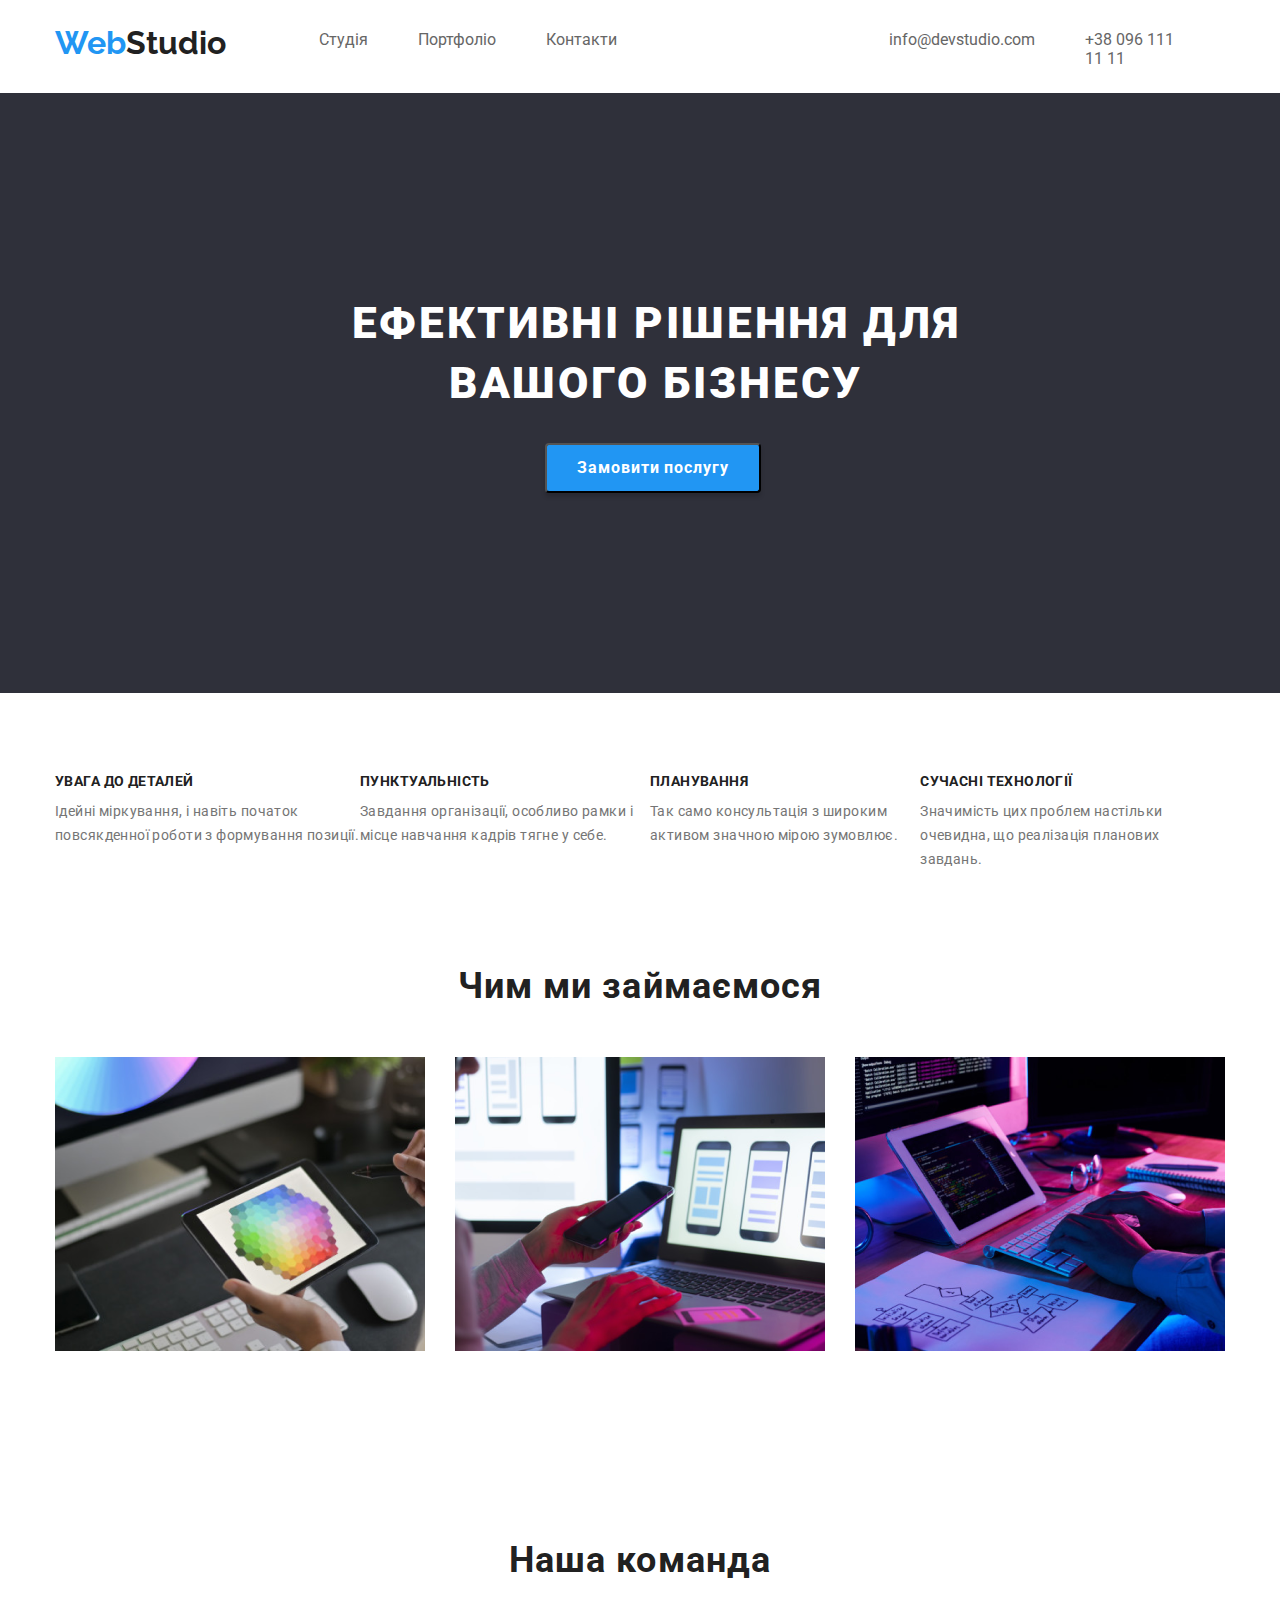
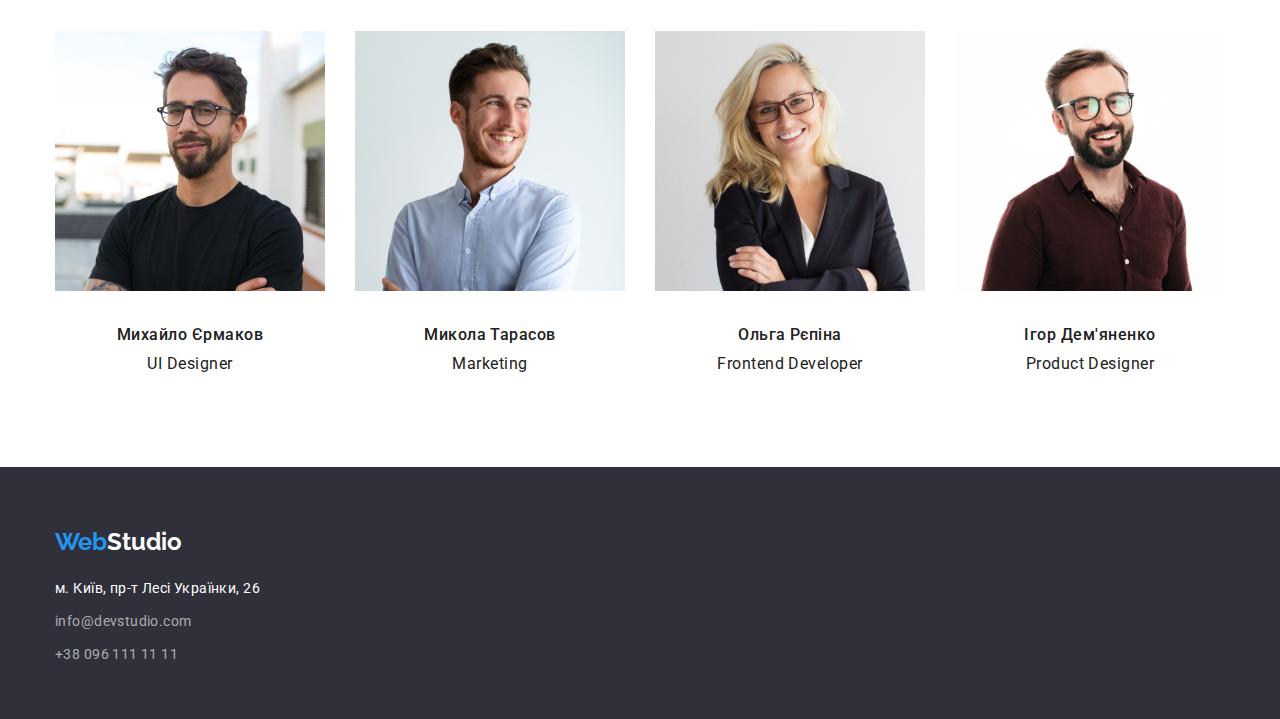
<file: index.html>
<!DOCTYPE html>
<html lang="en">

<head>
  <meta charset="UTF-8" />
  <meta name="viewport" content="width=device-width, initial-scale=1.0" />
  <title>Document</title>
  <link rel="stylesheet" href="https://cdnjs.cloudflare.com/ajax/libs/modern-normalize/3.0.1/modern-normalize.min.css"
    integrity="sha512-q6WgHqiHlKyOqslT/lgBgodhd03Wp4BEqKeW6nNtlOY4quzyG3VoQKFrieaCeSnuVseNKRGpGeDU3qPmabCANg=="
    crossorigin="anonymous" referrerpolicy="no-referrer" />
  <link rel="preconnect" href="https://fonts.googleapis.com" />
  <link rel="preconnect" href="https://fonts.gstatic.com" crossorigin />
  <link
    href="https://fonts.googleapis.com/css2?family=Raleway:ital,wght@0,100..900;1,100..900&family=Roboto:ital,wght@0,100..900;1,100..900&display=swap"
    rel="stylesheet" />
  <link rel="stylesheet" href="./css/reset.css">
  <link rel="stylesheet" href="./css/style.css" />
</head>

<body>
  <header class="header">
    <div class="container">
      <nav class="nav">
        <ul class="nav-list">
          <li class="nav-item">
            <h1 class="logo"><abbr>Web</abbr>Studio</h1>
          </li>
          <li class="nav-item">
            <a class="page-links" href="./index.html">Студія</a>
          </li>
          <li class="nav-item">
            <a class="page-links" href="./portfolio.html">Портфоліо</a>
          </li>
          <li class="nav-item">
            <a class="page-links" href="#">Контакти</a>
          </li>
          <li class="nav-item">
            <a href="#" class="mail">info@devstudio.com</a>
          </li>
          <li class="nav-item">
            <a href="#" class="phone">+38 096 111 11 11</a>
          </li>
        </ul>
      </nav>
    </div>
  </header>

  <main class="main">
    <div class="main-box">
      <div class="container">
        <ul class="servis-order">
          <li class="order-items">
            <h2 class="name-order">Ефективні рішення для 
               вашого бізнесу</h2>
          </li>
          <li class="order-items">
            <button class="btn-order" type="submit">Замовити послугу</button>
          </li>
        </ul>
      </div>
    </div>
    <div class="main-skill">
      <div class="container">
        <ul class="skills">
          <li class="skills-items">
            <h3 class="skills-name">УВАГА ДО ДЕТАЛЕЙ</h3>
            <p class="skills-article">
              Ідейні міркування, і навіть початок повсякденної роботи з
              формування позиції.
            </p>
          </li>
          <li class="skills-items">
            <h3 class="skills-name">ПУНКТУАЛЬНІСТЬ</h3>
            <p class="skills-article">
              Завдання організації, особливо рамки і місце навчання кадрів
              тягне у себе.
            </p>
          </li>
          <li class="skills-items">
            <h3 class="skills-name">ПЛАНУВАННЯ</h3>
            <p class="skills-article">
              Так само консультація з широким активом значною мірою зумовлює.
            </p>
          </li>
          <li class="skills-items">
            <h3 class="skills-name">СУЧАСНІ ТЕХНОЛОГІЇ</h3>
            <p class="skills-article">
              Значимість цих проблем настільки очевидна, що реалізація
              планових завдань.
            </p>
          </li>
        </ul>
      </div>
    </div>
    <div class="offers-box">
      <div class="container">
        <h2 class="offers-box-name">Чим ми займаємося</h2>
        <ul class="offers-list-imgs">
          <li class="offers-list-items">
            <img src="./img/img1.png" alt="" />
          </li>
          <li class="offers-list-items">
            <img src="./img/img2.png" alt="" />
          </li>
          <li class="offers-list-items">
            <img src="./img/img3.png" alt="" />
          </li>
        </ul>
      </div>
    </div>
    <div class="team-box">
      <div class="container">
        <h2 class="team-box-name">Наша команда</h2>
        <ul class="team-list">
          <li class="team-items">
            <img class="team-items-img" src="./img/img4.png" alt="" />
            <h3 class="team-items-name">Михайло Єрмаков</h3>
            <p class="team-items-job">UI Designer</p>
          </li>
          <li class="team-items">
            <img class="team-items-img" src="./img/img5.jpg" alt="" />
            <h3 class="team-items-name">Микола Тарасов</h3>
            <p class="team-items-job">Marketing</p>
          </li>
          <li class="team-items">
            <img class="team-items-img" src="./img/img6.jpg" alt="" />
            <h3 class="team-items-name">Ольга Рєпіна</h3>
            <p class="team-items-job">Frontend Developer</p>
          </li>
          <li class="team-items">
            <img class="team-items-img" src="./img/img7.jpg" alt="" />
            <h3 class="team-items-name">Ігор Дем'яненко</h3>
            <p class="team-items-job">Product Designer</p>
          </li>
        </ul>
      </div>
    </div>
  </main>

  <footer class="footer">
    <div class="container">
      <ul class="footer-nav-list">
        <li class="footer-nav-logo logo">
          <h2>Web<abbr class="studio">Studio</abbr></h2>
        </li>
        <li class="footer-nav-adress adress">
          <a href="">м. Київ, пр-т Лесі Українки, 26</a>
        </li>
        <li class="footer-nav-mail mail">
          <a href="mailto:info@devstudio.com">info@devstudio.com</a>
        </li>
        <li class="footer-nav-phone phone">
          <a href="tel:+380961111111">+38 096 111 11 11</a>
        </li>
      </ul>
    </div>
  </footer>
</body>

</html>
</file>
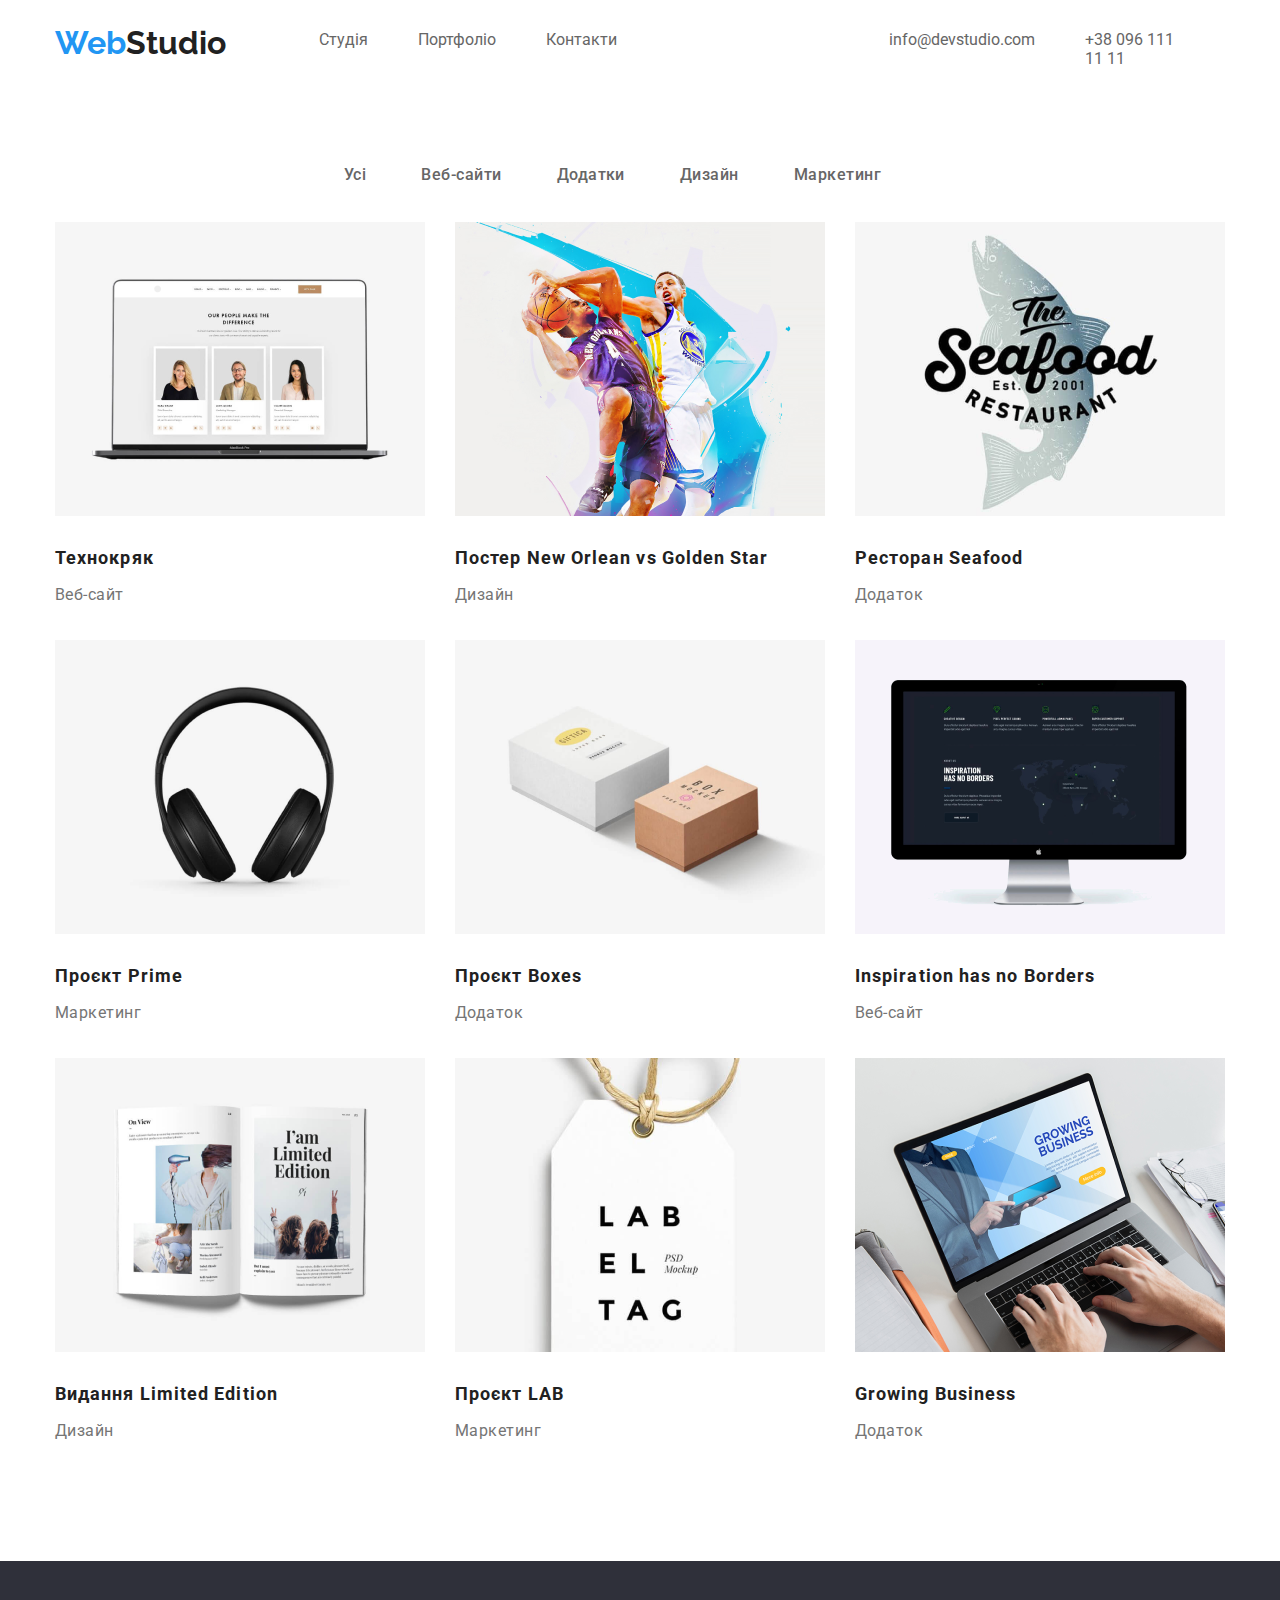
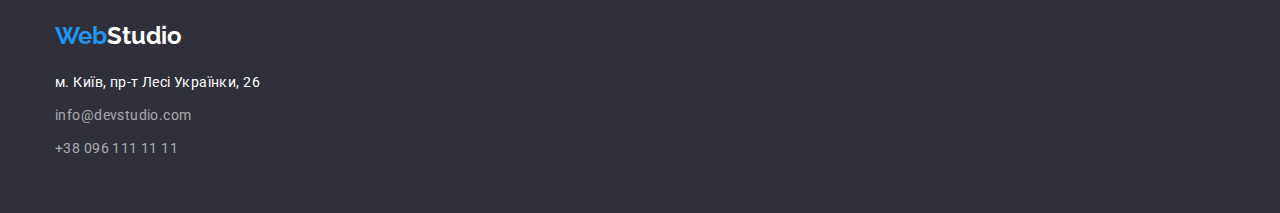
<file: portfolio.html>
<!DOCTYPE html>
<html lang="en">
  <head>
    <meta charset="UTF-8" />
    <meta name="viewport" content="width=device-width, initial-scale=1.0" />
    <title>Document</title>
    <link
      rel="stylesheet"
      href="https://cdnjs.cloudflare.com/ajax/libs/modern-normalize/3.0.1/modern-normalize.min.css"
      integrity="sha512-q6WgHqiHlKyOqslT/lgBgodhd03Wp4BEqKeW6nNtlOY4quzyG3VoQKFrieaCeSnuVseNKRGpGeDU3qPmabCANg=="
      crossorigin="anonymous"
      referrerpolicy="no-referrer"
    />
    <link rel="preconnect" href="https://fonts.googleapis.com" />
    <link rel="preconnect" href="https://fonts.gstatic.com" crossorigin />
    <link
      href="https://fonts.googleapis.com/css2?family=Raleway:ital,wght@0,100..900;1,100..900&family=Roboto:ital,wght@0,100..900;1,100..900&display=swap"
      rel="stylesheet"
    />
    <link rel="stylesheet" href="./css/reset.css">
    <link rel="stylesheet" href="./css/portfolio.css" />
  </head>
  <body>
    <!-- hero -->

    <header class="header">
      <div class="container">
        <nav class="nav">
          <ul class="nav-list">
            <li class="nav-item">
              <h1 class="logo"><abbr>Web</abbr>Studio</h1>
            </li>
            <li class="nav-item">
              <a class="page-links" href="./index.html">Студія</a>
            </li>
            <li class="nav-item">
              <a class="page-links" href="./portfolio.html">Портфоліо</a>
            </li>
            <li class="nav-item">
              <a class="page-links" href="#">Контакти</a>
            </li>
            <li class="nav-item">
              <a href="#" class="mail">info@devstudio.com</a>
            </li>
            <li class="nav-item">
              <a href="#" class="phone">+38 096 111 11 11</a>
            </li>
          </ul>
        </nav>
      </div>
    </header>

    <!-- main -->

    <main class="main">
      <div class="container">
        <ul class="categories-list">
          <li class="categories-items">
            <a href="">Усі</a>
          </li>
          <li class="categories-items">
            <a href="">Веб-сайти</a>
          </li>
          <li class="categories-items">
            <a href="">Додатки</a>
          </li>
          <li class="categories-items">
            <a href="">Дизайн</a>
          </li>
          <li class="categories-items">
            <a href="">Маркетинг</a>
          </li>
        </ul>
      </div>

      <div class="goods-box">
        <div class="container">
          <ul class="goods-list">
            <li class="goods-items">
              <img class="goods-imgs" src="./img/imgport1.png" alt="" />
              <h3 class="goods-name">Технокряк</h3>
              <p class="goods-artile">Веб-сайт</p>
            </li>
            <li class="goods-items">
              <img class="goods-imgs" src="./img/imgport2.png" alt="" />
              <h3 class="goods-name">Постер New Orlean vs Golden Star</h3>
              <p class="goods-artile">Дизайн</p>
            </li>
            <li class="goods-items">
              <img class="goods-imgs" src="./img/imgport3.png" alt="" />
              <h3 class="goods-name">Ресторан Seafood</h3>
              <p class="goods-artile">Додаток</p>
            </li>
            <li class="goods-items">
              <img class="goods-imgs" src="./img/imgport4.png" alt="" />
              <h3 class="goods-name">Проєкт Prime</h3>
              <p class="goods-artile">Маркетинг</p>
            </li>
            <li class="goods-items">
              <img class="goods-imgs" src="./img/imgport5.png" alt="" />
              <h3 class="goods-name">Проєкт Boxes</h3>
              <p class="goods-artile">Додаток</p>
            </li>
            <li class="goods-items">
              <img class="goods-imgs" src="./img/imgport6.png" alt="" />
              <h3 class="goods-name">Inspiration has no Borders</h3>
              <p class="goods-artile">Веб-сайт</p>
            </li>
            <li class="goods-items">
              <img class="goods-imgs" src="./img/imgport7.png" alt="" />
              <h3 class="goods-name">Видання Limited Edition</h3>
              <p class="goods-artile">Дизайн</p>
            </li>
            <li class="goods-items">
              <img class="goods-imgs" src="./img/imgport8.png" alt="" />
              <h3 class="goods-name">Проєкт LAB</h3>
              <p class="goods-artile">Маркетинг</p>
            </li>
            <li class="goods-items">
              <img class="goods-imgs" src="./img/imgport9.png" alt="" />
              <h3 class="goods-name">Growing Business</h3>
              <p class="goods-artile">Додаток</p>
            </li>
          </ul>
        </div>
      </div>
    </main>

    <!-- footer  -->

    <footer class="footer">
      <div class="container">
        <ul class="footer-nav-list">
          <li class="footer-nav-logo logo">
            <h2>Web<abbr class="studio">Studio</abbr></h2>
          </li>
          <li class="footer-nav-adress adress">
            <a href="">м. Київ, пр-т Лесі Українки, 26</a>
          </li>
          <li class="footer-nav-mail mail">
            <a href="mailto:info@devstudio.com">info@devstudio.com</a>
          </li>
          <li class="footer-nav-phone phone">
            <a href="tel:+380961111111">+38 096 111 11 11</a>
          </li>
        </ul>
      </div>
    </footer>
  </body>
</html>
</file>
<file: css/style.css>
:root {
  --text-color: #212121;
  --logo-colour: #2196f3;
  --title-color: #FFFFF;
  --paragraphs-color: #757575;
  --bg-color: #f5f4fa;
}

* {
  text-decoration: none;
  list-style: none;
}

body {
  font-family: "Roboto";
}

.container {
  width: 1200px;
  padding-left: 15px;
  padding-right: 15px;
  margin: 0 auto;
}

.header {
  line-height: auto;
  padding-bottom: 25px;
}

.logo {
  font-family: "Raleway", bold;
  color: var(--text-color);
}
.logo abbr {
  color: var(--logo-colour);
}

.nav {
  color: var(--text-color);
}

.nav-list,
.logo {
  display: flex;
}

.nav-item {
  padding-right: 50px;
  padding-top: 29.5px;
}

.nav-item:first-child {
  padding-right: 93px;
  padding-top: 24px;
}

.nav-item:nth-child(4) {
  padding-right: 272px;
}

.main {
  padding-bottom: 94px;
}

.main-box {
  height: 600px;
  background: #2f303a;

  margin-bottom: 80px;
}

.servis-order {
  background-color: #2f303a;
  padding-bottom: 94px;
}

.name-order {
  color: #fff;

  width: 696px;
  text-align: center;
  font-family: Roboto;
  font-size: 44px;
  font-style: normal;
  font-weight: 900;
  line-height: 60px; /* 136.364% */
  letter-spacing: 2.64px;
  text-transform: uppercase;

  margin-left: 253px;
  padding-top: 200px;
  padding-bottom: 30px;
}

.btn-order {
  width: 216px;
  height: 50px;

  margin-left: 490px;
  border-radius: 4px;
  background: #2196f3;
  box-shadow: 0px 4px 4px 0px rgba(0, 0, 0, 0.15);
  color: #fff;

  text-align: center;
  font-family: Roboto;
  font-size: 16px;
  font-style: normal;
  font-weight: 700;
  line-height: 30px; /* 187.5% */
  letter-spacing: 0.96px;
}

.skills {
  display: flex;
  margin-bottom: 94px;
}

.skills h3 {
  color: #212121;
  font-family: Roboto;
  font-size: 14px;
  font-style: normal;
  font-weight: 700;
  line-height: normal;
  letter-spacing: 0.42px;
  text-transform: uppercase;

  padding-bottom: 10px;
}

.skills p {
  color: #757575;
  font-family: Roboto;
  font-size: 14px;
  font-style: normal;
  font-weight: 400;
  line-height: 24px; /* 171.429% */
  letter-spacing: 0.42px;
}

.skills-article {
  color: var(--paragraphs-color);
}

.offers-box-name {
  color: var(--text-color);
  color: #212121;
  text-align: center;
  font-family: Roboto;
  font-size: 36px;
  font-style: normal;
  font-weight: 700;
  line-height: normal;
  letter-spacing: 1.08px;

  margin-bottom: 50px;
}

.offers-list-imgs {
  display: flex;
  width: 370px;
  height: 294px;
  flex-shrink: 0;

  margin-bottom: 188px;
}

.offers-list-imgs li {
  padding-right: 30px;
}

.team-list {
  display: flex;
  padding-right: 30px;
}

.team-box-name {
  color: var(--text-color);
  color: #212121;
  text-align: center;
  font-family: Roboto;
  font-size: 36px;
  font-style: normal;
  font-weight: 700;
  line-height: normal;
  letter-spacing: 1.08px;

  margin-bottom: 50px;
}

.team-items img {
  width: 270px;
  height: 260px;
  flex-shrink: 0;

  margin-bottom: 30px;
}

.team-items-job {
  color: var(--text-color);
  text-align: center;
  font-family: Roboto;
  font-size: 16px;
  font-style: normal;
  font-weight: 400;
  line-height: normal;
  letter-spacing: 0.48px;
}

.team-items {
  padding-right: 30px;
}

.team-items-name {
  color: #212121;
  text-align: center;
  font-family: Roboto;
  font-size: 16px;
  font-style: normal;
  font-weight: 500;
  line-height: normal;
  letter-spacing: 0.48px;

  margin-bottom: 10px;
}

.footer {
  height: 252px;
  flex-shrink: 0;
  background-color: #2f303a;
}

.footer-nav-list {
  padding-top: 60px;
}

.footer-nav-logo {
  color: var(--logo-colour);
  padding-bottom: 20px;
}

.footer-nav-logo abbr {
  color: #fff;
}

.footer-nav-adress {
  font-family: Roboto;
  font-size: 14px;
  font-style: normal;
  font-weight: 400;
  line-height: 24px; /* 171.429% */
  letter-spacing: 0.42px;

  padding-bottom: 9px;
}

.footer-nav-adress a {
  color: #fff;
}

.footer-nav-mail {
  padding-bottom: 9px;

  font-family: Roboto;
  font-size: 14px;
  font-style: normal;
  font-weight: 400;
  line-height: 24px; /* 171.429% */
  letter-spacing: 0.42px;
}

.footer-nav-mail a {
  color: rgba(255, 255, 255, 0.6);
}

.footer-nav-phone {
  color: rgba(255, 255, 255, 0.6);
  font-family: Roboto;
  font-size: 14px;
  font-style: normal;
  font-weight: 400;
  line-height: 24px; /* 171.429% */
  letter-spacing: 0.42px;
}

.footer-nav-phone a {
  color: rgba(255, 255, 255, 0.6);
}
</file>
<file: css/portfolio.css>
:root {
  --text-color: #212121;
  --logo-colour: #2196f3;
  --title-color: #FFFFF;
  --paragraphs-color: #757575;
  --bg-color: #f5f4fa;
}

* {
  text-decoration: none;
  list-style: none;
}

body {
  font-family: "Roboto";
}

.container {
  width: 1200px;
  padding-left: 15px;
  padding-right: 15px;
  margin: 0 auto;
}

.header {
  line-height: auto;
  padding-bottom: 94px;
}

.logo {
  font-family: "Raleway", bold;
  color: var(--text-color);
}
.logo abbr {
  color: var(--logo-colour);
}

.nav {
  color: var(--text-color);
}

.nav-list,
.logo {
  display: flex;
}

.nav-item {
  padding-right: 50px;
  padding-top: 29.5px;
}

.nav-item:first-child {
  padding-right: 93px;
  padding-top: 24px;
}

.nav-item:nth-child(4) {
  padding-right: 272px;
}

/* MAIN */

.categories {
  color: var(--text-color);
}

.categories-list {
  display: flex;
  justify-content: center;
  padding-bottom: 34px;
}

.categories-items {
  padding-right: 55px;

  color: #212121;
  text-align: center;
  font-family: Roboto;
  font-size: 16px;
  font-style: normal;
  font-weight: 500;
  line-height: 26px; /* 162.5% */
  letter-spacing: 0.48px;
}

.goods-list {
  display: grid;
  grid-template-columns: repeat(3, 1fr);
  grid-template-rows: repeat(3, 1fr);
  grid-column-gap: 30px;
  grid-row-gap: 30px;
}

.goods-imgs {
  margin-bottom: 20px;
  width: 370px;
  height: 294px;
  flex-shrink: 0;
}

.goods-name {
  color: var(--text-color);
  margin-bottom: 4px;
  width: 322px;
  color: #212121;
  font-family: Roboto;
  font-size: 18px;
  font-style: normal;
  font-weight: 700;
  line-height: 36px; /* 200% */
  letter-spacing: 1.08px;
}

.goods-artile {
  color: var(--paragraphs-color);
  width: 322px;
  color: #757575;
  font-family: Roboto;
  font-size: 16px;
  font-style: normal;
  font-weight: 400;
  line-height: 30px; /* 187.5% */
  letter-spacing: 0.48px;
}

/* FOOTER */
.footer {
  height: 252px;
  flex-shrink: 0;
  background-color: #2f303a;
  margin-top: 115px;
}

.footer-nav-list {
  padding-top: 60px;
}

.footer-nav-logo {
  color: var(--logo-colour);
  padding-bottom: 20px;
}

.footer-nav-logo abbr {
  color: #fff;
}

.footer-nav-adress {
  font-family: Roboto;
  font-size: 14px;
  font-style: normal;
  font-weight: 400;
  line-height: 24px; /* 171.429% */
  letter-spacing: 0.42px;

  padding-bottom: 9px;
}

.footer-nav-adress a {
  color: #fff;
}

.footer-nav-mail {
  padding-bottom: 9px;

  font-family: Roboto;
  font-size: 14px;
  font-style: normal;
  font-weight: 400;
  line-height: 24px; /* 171.429% */
  letter-spacing: 0.42px;
}

.footer-nav-mail a {
  color: rgba(255, 255, 255, 0.6);
}

.footer-nav-phone {
  color: rgba(255, 255, 255, 0.6);
  font-family: Roboto;
  font-size: 14px;
  font-style: normal;
  font-weight: 400;
  line-height: 24px; /* 171.429% */
  letter-spacing: 0.42px;
}

.footer-nav-phone a {
  color: rgba(255, 255, 255, 0.6);
}
</file>
